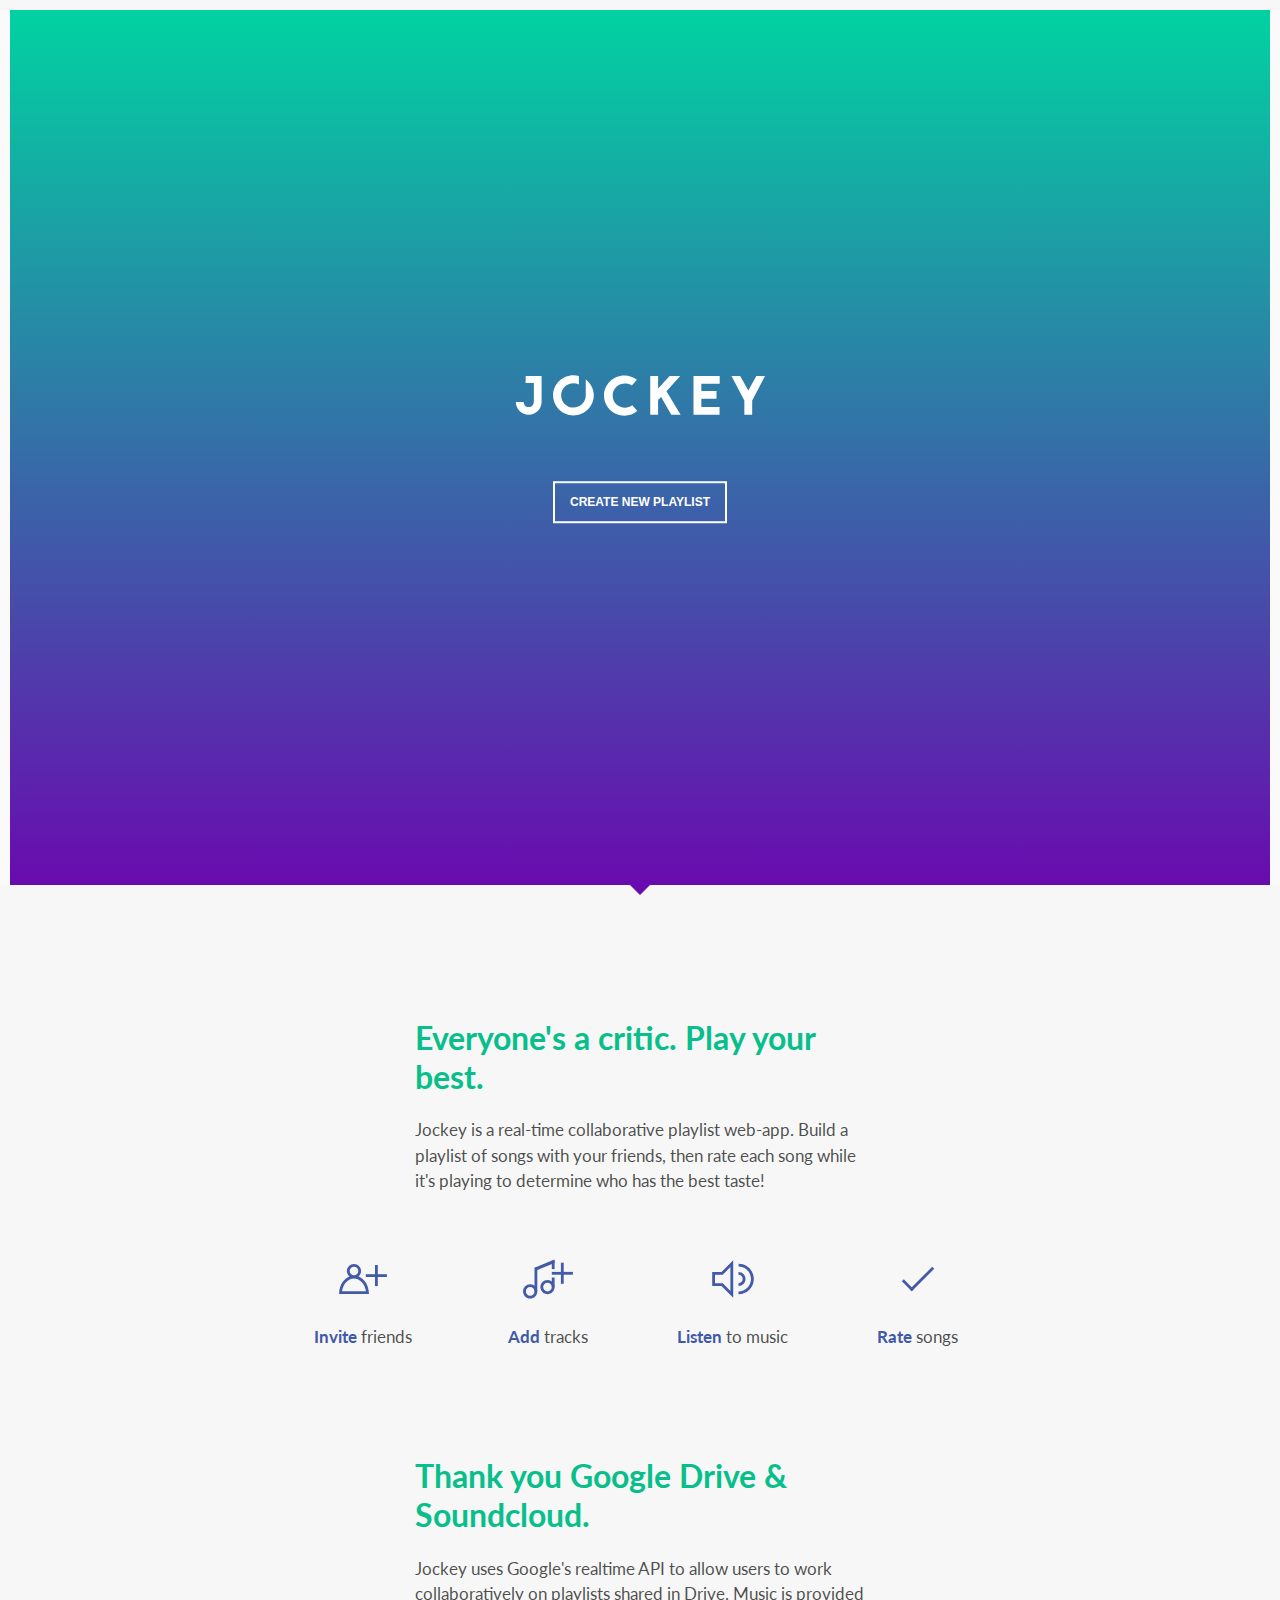
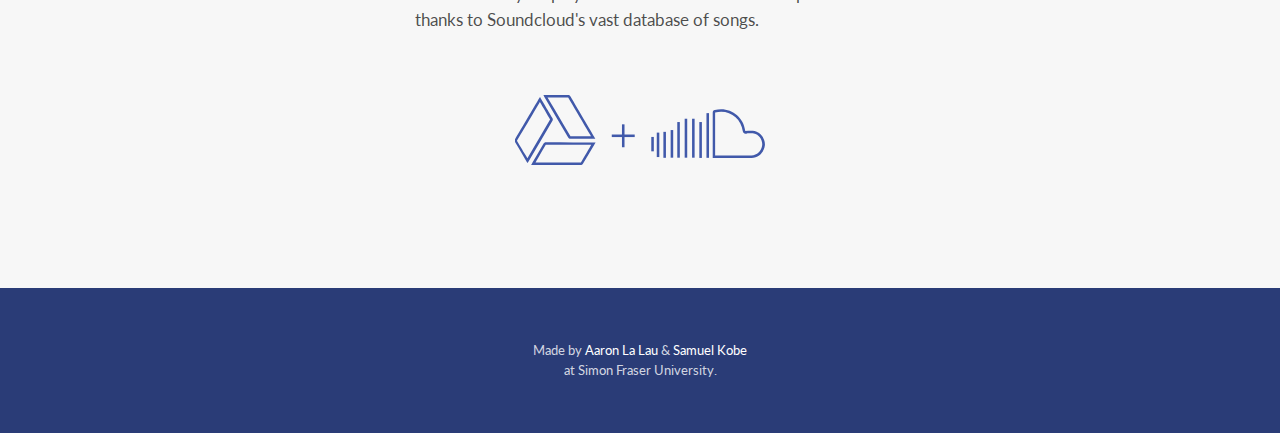
<file: index.html>
<!DOCTYPE html PUBLIC "-//W3C//DTD HTML 4.01//EN" "http://www.w3.org/TR/html4/strict.dtd">
<html>
<head>
	<title>Jockey</title>
	<meta http-equiv="X-UA-Compatible" content="IE=9">

	<!-- Load the RealTime libraries. -->
	<script type="text/javascript" src="https://apis.google.com/js/api.js"></script>


	<!-- Setting styles, js & other meta tags -->
	<link rel="stylesheet" href="css/home.css"/>
	<meta content="text/html;charset=utf-8" http-equiv="Content-Type">
	<meta content="utf-8" http-equiv="encoding">
	<meta name="theme-color" content="#06D6A0">
	<meta name="apple-mobile-web-app-capable" content="yes">
	<meta name="android-mobile-web-app-capable" content="yes">
	<meta name="viewport" content="width=device-width, initial-scale=1, maximum-scale=1, user-scalable=no">

	<link rel="icon" type="image/png" href="images/favicon/favicon-32x32.png" sizes="32x32" />
	<link rel="icon" type="image/png" href="images/favicon/favicon-16x16.png" sizes="16x16" />

	<link href='https://fonts.googleapis.com/css?family=Lato:400,700' rel='stylesheet' type='text/css'>
	<link href='https://fonts.googleapis.com/css?family=Montserrat:700' rel='stylesheet' type='text/css'>
</head>

<body>
	<div id="hero">
		<div class="left-padder"></div>
		<div class="right-padder"></div>
		<div class="top-padder"></div>
		<div class="bottom-angle-left"></div>
		<div class="bottom-angle-right"></div>
		<div class="hero-content">
			<img id="hero-logo" src="images/jockey-logo.svg" />
			<br>
			<a href="playlist.html"><button>Create new playlist</button></a>
		</div>
	</div>

	<section id="about">
		<div class="container">
			<div class="narrow-it-down">
				<h1>Everyone's a critic. Play your best.</h1>
				<p>Jockey is a real-time collaborative playlist web-app. Build a playlist of songs with your friends, then rate each song while it's playing to determine who has the best taste!</p>
			</div>

			<div class="quarter">
				<img src="images/invite.svg" alt="invite">
				<p><span>Invite</span> friends</p>
			</div>
			<div class="quarter">
				<img src="images/add-songs.svg" alt="add">
				<p><span>Add</span> tracks</p>
			</div>
			<div class="quarter">
				<img src="images/listen.svg" alt="listen">
				<p><span>Listen</span> to music</p>
			</div>
			<div class="quarter">
				<img src="images/rate.svg" alt="rate">
				<p><span>Rate</span> songs</p>
			</div>
			<div class="clearfix"></div>

			<div class="narrow-it-down">
				<h1>Thank you Google Drive &amp; Soundcloud.</h1>
				<p>Jockey uses Google's realtime API to allow users to work collaboratively on playlists shared in Drive. Music is provided thanks to Soundcloud's vast database of songs.</p>
			</div>
			<img src="images/drive-soundcloud.svg" alt="drive and soundcloud" id="drive-sc">
		</div>
	</section>
	<footer>
		<p>Made by <a href="http://www.lalau.ca" target="_blank">Aaron La Lau</a> &amp; <a href="http://www.samuelkobe.com/" target="_blank">Samuel Kobe</a><br>at Simon Fraser University.</p>
	</footer>
</body>
</html>
</file>
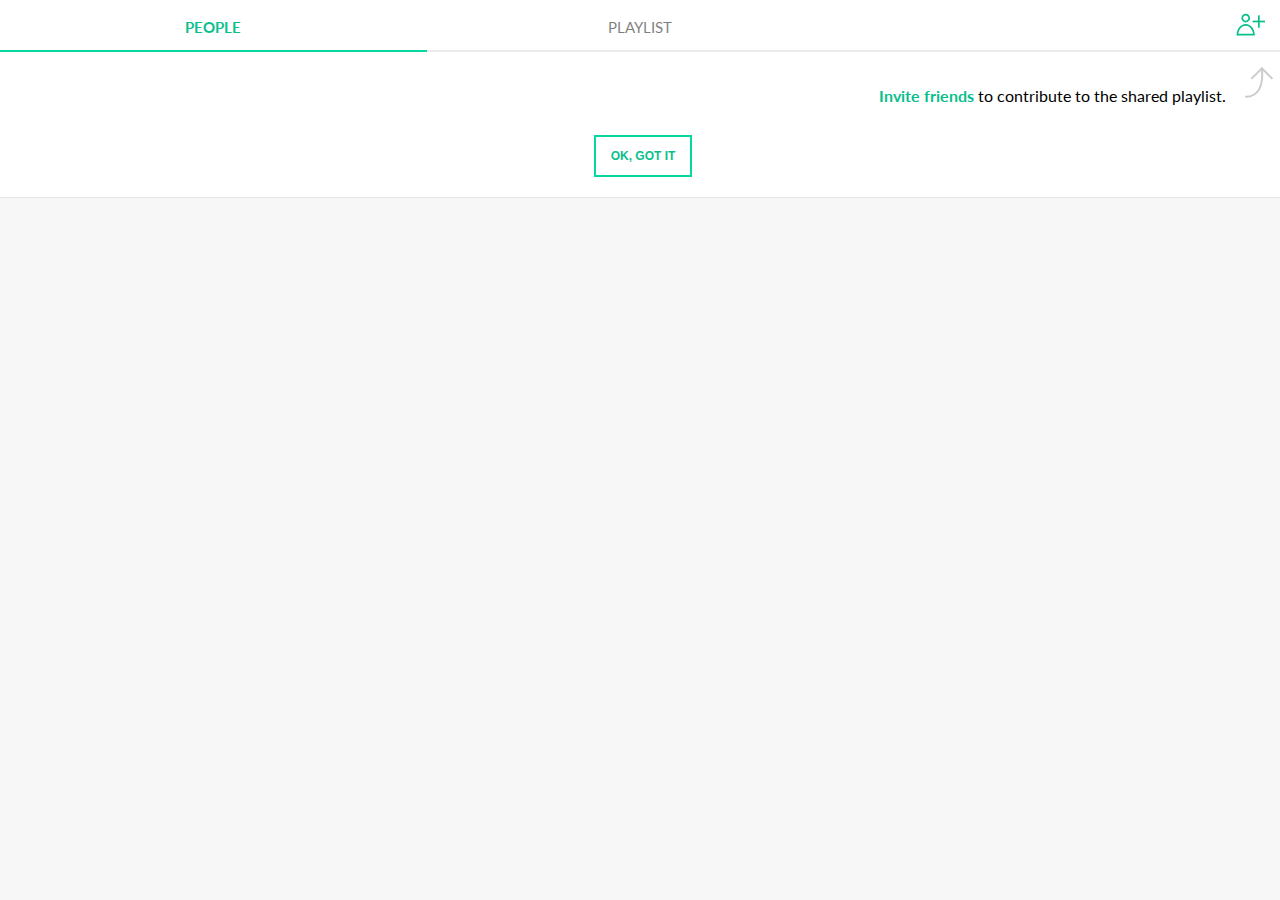
<file: playlist.html>
<!DOCTYPE html PUBLIC "-//W3C//DTD HTML 4.01//EN" "http://www.w3.org/TR/html4/strict.dtd">
<html>
<head>
	<title>Jockey</title>
	<meta http-equiv="X-UA-Compatible" content="IE=9">

	<!-- Load the RealTime libraries. -->
	<script type="text/javascript" src="https://apis.google.com/js/api.js"></script>


	<!-- Setting styles, js & other meta tags -->
	<link rel="stylesheet" href="css/style.css" />
	<meta content="text/html;charset=utf-8" http-equiv="Content-Type">
	<meta content="utf-8" http-equiv="encoding">
	<meta name="theme-color" content="#06D6A0">
	<meta name="apple-mobile-web-app-capable" content="yes">
	<meta name="android-mobile-web-app-capable" content="yes">
	<meta name="viewport" content="width=device-width, initial-scale=1, maximum-scale=1, user-scalable=no">

	<link rel="icon" type="image/png" href="images/favicon/favicon-32x32.png" sizes="32x32" />
	<link rel="icon" type="image/png" href="images/favicon/favicon-16x16.png" sizes="16x16" />

	<script type="text/javascript" src="https://code.jquery.com/jquery-1.8.3.min.js"></script>
	<script type="text/javascript" src="js/jquery-ui.js"></script>

  <!-- Load the utility library. -->
  <script type="text/javascript" src="js/realtime-client-utils.js"></script>

  <!-- Load our custom js/rt options for Jockey. -->
  <script type="text/javascript" src="js/jockey.js"></script>

	<script type="text/javascript" src="https://connect.soundcloud.com/sdk.js"></script>
  	<script type="text/javascript" src="js/modenizer.js"></script>
	<script type="text/javascript" src="js/soundcloud.player.api.js"></script>
	<script type="text/javascript" src="js/sc-player.js"></script>
	<script type="text/javascript" src='js/jquery-scrollable.js'></script>
	<script type="text/javascript" src='js/jquery.adaptive-backgrounds.js'></script>
	<script type="text/javascript" src='js/player.js'></script>  

	<script type="text/javascript" src='js/urlshortener.js'></script>  

	<link href='https://fonts.googleapis.com/css?family=Lato:400,700' rel='stylesheet' type='text/css'>
	<link href='https://fonts.googleapis.com/css?family=Montserrat:700' rel='stylesheet' type='text/css'>
</head>

<!-- Start RealTime when the body has loaded. -->
<body onLoad='startJockey()'>

		<div id="authScreen">
			<div class="auth-content">
				<img src="images/drive-logo.svg">
				<button id="authorizeButton" disabled class="button button-submit">Authorize for Google Drive</button>
				<br>
				<p>Jockey uses Google Drive to store shared playlists.<br>Don't worry, no personal data is collected or shared.</p>
			</div>
		</div>

		<nav class="people">
			<ul>
				<li id="djBtn" class="selected">PEOPLE</li>
				<li id="songsBtn">PLAYLIST</li>
			</ul>
			<div id="underline"></div>
			<div id="inviteBtn"></div>
			<div id="songSearch">
				<div id="addSongBtn"></div>
				<input type="text" name="query" id="search-field" class="unstyled" placeholder="Search for a track">
				<div id="clearSearchBtn"></div>
			</div>
		</nav>

		<div class="parent-container" id="main-parent">
			<div id="scroll-container" class="people">

				<div id="people-container" class="three-column">
					<div class="list-container">

						<div id="add-person-prompt" class="onboarding-prompt">
							<p><span>Invite friends</span> to contribute to the shared playlist.</p>
							<br>
							<button class="got-it-button" id="remove-invite-prompt">Ok, got it</button>
						</div>
						<div id="collaborators">
							<div id="collaborators-container">
							</div>
						</div>
					</div>
				</div>

				<div id="playlist-container" class="three-column">

					<div class="list-container">

						<div id="add-song-prompt" class="onboarding-prompt">
							<p><span>Add songs</span> to the shared playlist.</p>
							<br>
							<button class="got-it-button" id="remove-song-prompt">Ok, got it</button>
						</div>
												
						<ol id="playlist">
						</ol>
					</div>


					<div id="search-results-container" class="list-container">
						<ul id="search-results">
						</ul>
					</div>
				</div>
			</div> <!-- END scroll-container -->
		</div>  <!-- END parent-container -->

		<div id="player-container" class="minimized uninitialized">
			<div id="bg-overlay">
				<span></span>
			</div>
			
			<div id="minimize-icon">
				<span></span>
			</div>
      
			<div class="sc-player uninitialized"></div> 

			<div id="hip-box-hidden"></div>
			<div id="hip-box" class="stopped">
				<div class="score-lable top">Rating</div>
				<div class="score-lable bottom">/10</div>
			</div>

			<div class="number-container offscreen" id="numberContainer">
				<div id="draggable" class="offscreen">
					<ol id="numbers">
						<li value='empty' id="first-empty" class="number-spacer"></li>
						<li value='1' class="my-score"><span></span></li>           <!-- 1 -->
						<li value='2'><span></span></li>            <!-- 2 -->
						<li value='3'><span></span></li>            <!-- 3 -->
						<li value='4'><span></span></li>            <!-- 4 -->
						<li value='5' id="middle-number"><span></span></li>           <!-- 5 -->
						<li value='6'><span></span></li>            <!-- 6 -->
						<li value='7'><span></span></li>            <!-- 7 -->
						<li value='8'><span></span></li>            <!-- 8 -->
						<li value='9'><span></span></li>            <!-- 9 -->
						<li value='10'><span></span></li>           <!-- 10 -->
						<li value='empty' id="last-empty" class="number-spacer"></li>
					</ol>
				</div>
			</div>

			<button id="confirm-score">Confirm</button>
		</div>

		<div id="dimmer"></div>

		<div id="invite-modal">
			<div class="invite-header">
				<div id="close-icon"></div>
				<button id="shareButton" class="button button-share" onclick="showShareDialog()">Change Settings</button>
			</div>

			<h1 id="shareUrl"></h1>
			<ul id="share-methods">
				<li class="twitter">
					<a id="twitterLink" href="" target="_blank"></a>
				</li>
				<li class="facebook">
					<a id="facebookLink" target="_blank" href=""></a>
				</li>
				<li class="plus">
					<a id="gplusLink" target="_blank" href=""></a>
				</li>
			</ul>
			<p class="sub-caption">Share your url</p>
		</div>

	<script src='js/debiki-utterscroll.js'></script>
	<script src="https://apis.google.com/js/client.js"> </script>
	<script>
	window.twttr=(function(d,s,id){var js,fjs=d.getElementsByTagName(s)[0],t=window.twttr||{};if(d.getElementById(id))return t;js=d.createElement(s);js.id=id;js.src="https://platform.twitter.com/widgets.js";fjs.parentNode.insertBefore(js,fjs);t._e=[];t.ready=function(f){t._e.push(f);};return t;}(document,"script","twitter-wjs"));
	</script>
</body>
</html>
</file>
<file: css/home.css>
* {
  -webkit-box-sizing: border-box;
  -moz-box-sizing: border-box;
  box-sizing: border-box;
}

body {
  margin: 0;
  padding: 0;
  font-family: 'Lato', sans-serif;
  height: 100%;
  width: 100%;
  position: absolute;
  background: #f7f7f7;
}

#hero {
  background: #00d4a1;
  background: -moz-linear-gradient(top, #00d4a1 0%, #6a09af 100%);
  background: -webkit-gradient(linear, left top, left bottom, color-stop(0%,#00d4a1), color-stop(100%,#6a09af));
  background: -webkit-linear-gradient(top, #00d4a1 0%,#6a09af 100%);
  background: -o-linear-gradient(top, #00d4a1 0%,#6a09af 100%);
  background: -ms-linear-gradient(top, #00d4a1 0%,#6a09af 100%);
  background: linear-gradient(to bottom, #00d4a1 0%,#6a09af 100%);
  height: 100%;
  display: inline-block;
  height: 100%;
  height: calc(100% - 5px);
  width: 100%;
  position: relative;
}

.hero-content {
  display: inline-block;
  position: absolute;
  left: 50%;
  top: 50%;
  transform: translateX(-50%) translateY(-50%);
  color: #fff;
  max-width: 250px;
  text-align: center;
  width: 100%;
}

img#hero-logo {
  width: 100%;
  margin-bottom: 60px;
}

#hero a {
	text-decoration: none;
	color: #fff;
}

#hero button {
  font-size: 12px;
  background: rgba(0,0,0,0);
  outline: none !important;
  border-radius: 0;
  padding: 12px 15px;
  position: relative;
  display: block;
  text-transform: uppercase;
  font-weight: bold;
  cursor: pointer;
  clear: both;
  margin: 0px auto;
  border: 2px solid #fff;
  color: #fff;
}

.left-padder, .right-padder {
    width: 10px;
    height: 100%;
    position: absolute;
    background: rgb(250, 250, 250);
    z-index: 99;
}

.right-padder {
    right: 0;
}

.top-padder {
    width: 100%;
    height: 10px;
    position: absolute;
    z-index: 999;
    background: #f7f7f7;
}

.bottom-angle-left, .bottom-angle-right {
    font-size: 0px;
    line-height: 0%;
    width: 50%;
    border-bottom: 10px solid #f7f7f7;
    border-right: 10px solid rgba(0,0,0,0);
    position: absolute;
    z-index: 99999;
    bottom: 0;
    left: 0;
    z-index: 999999;
}

.bottom-angle-right {
    left: 50%;
    border-right: 0;
    border-left: 10px solid rgba(0,0,0,0);
}

.container {
  padding: 30px;
  margin: 0 auto;
  max-width: 800px;
}

h1 {
  color: #08bf8b;
}

p {
  font-size: 17px;
  line-height: 1.5;
  color: rgba(0,0,0,0.7);
}

p span {
  font-weight: bold;
  color: #4259a8;
}

.container.narrow {
  max-width: 525px;
}

.narrow-it-down {
  max-width: 450px;
  margin: 90px auto;
  margin-bottom: 60px;
}

.quarter {
  width: 25%;
  display: inline-block;
  float: left;
  text-align: center;
}

img#drive-sc {
  margin: 0px auto;
  display: block;
  width: 250px;
}

.clearfix {
  display: block;
  clear: both;
  margin: 0;
  padding: 0;
  opacity: 0;
  height: 0;
}

footer {
  padding: 40px 30px;
  text-align: center;
  background: #2A3C77;
  margin-top: 90px;
}

footer p {
  color: rgba(255,255,255,0.8);
  font-size: 13px;
  text-align: center;
}

footer a {
  text-decoration: none;
  color: #fff;
}
</file>
<file: css/style.css>
/*-------------------------------------------------------

    Fonts

-------------------------------------------------------*/

@font-face {
    font-family: 'Leitura';
    src: url('../fonts/Leitura Display Swashes-webfont.eot');
    src: url('../fonts/Leitura Display Swashes-webfont.eot?#iefix') format('embedded-opentype'),
         url('../fonts/Leitura Display Swashes-webfont.woff2') format('woff2'),
         url('../fonts/Leitura Display Swashes-webfont.woff') format('woff'),
         url('../fonts/Leitura Display Swashes-webfont.ttf') format('truetype'),
         url('../fonts/Leitura Display Swashes-webfont.svg#leitura_displayswashes') format('svg');
    font-weight: normal;
    font-style: normal;
}


/*-------------------------------------------------------

    Scrollbars

-------------------------------------------------------*/

  #draggable::-webkit-scrollbar {
      height: 0px;
      padding: 20px;
      background: rgba(0,0,0,0);
  }

  #draggable::-webkit-scrollbar-track {

  }

  #draggable::-webkit-scrollbar-thumb {
      background: rgba(0,0,0,0.01);
  }

  #draggable::-webkit-scrollbar-thumb:hover {
      background: #cb9ac7;
  }

  .list-container::-webkit-scrollbar {
      width: 5px;
      background: rgba(0,0,0,0);
  }

  .list-container::-webkit-scrollbar-thumb {
      background: #06D6A0;
  }

/*-------------------------------------------------------

    Structure

-------------------------------------------------------*/

p {
  font: 15px;
  font-weight: normal;
}

/*-------------------------------------------------------

    Structure

-------------------------------------------------------*/


.brand-color {
  background: #06D6A0;
}

img[src="null"] {
    display: none;
}

body {
  margin: 0;
  padding: 0;
  overflow: hidden;
  font-family: 'Lato', sans-serif;
}

.parent-container {
  position: absolute;
  left: 0;
  top: 0;
  width: 100%;
  height: 100%;
  overflow: hidden;
}

#scroll-container {
  position: absolute;
  width: 300%;
  height: 100%;
  left: 0;
  transition:         all 250ms ease;
  -webkit-transition: all 250ms ease;
  -moz-transition:    all 250ms ease;
}

#scroll-container.people {
  left: 0;
}

#scroll-container.songs {
  left: -100%;
}

#scroll-container.player {
  left: -200%;
}


.three-column {
  width: 33.333%;
  float: left;
  position: relative;
  height: 100%;
  box-sizing: border-box;
}

#people-container, #playlist-container {
  background: #f7f7f7;
}

.list-container {
  top: 0;
  height: 100%;
  overflow-x: hidden;
  overflow-y: scroll;
  margin-top: 50px;
  padding-bottom: 75px;
  height: calc(100% - 50px);
  box-sizing: border-box;
  width: calc(100% + 6px);
}

#search-results-container {
  position: absolute;
  top: 0;
  background: #fff;
  width: 100%;
  left: 100%;
  opacity: 0;
  -moz-transition:    all 250ms ease;
  -webkit-transition: all 250ms ease;
  transition:         all 250ms ease;
}

#search-results-container.visible {
  left: 0;
  opacity: 1;
}

  #search-results, #playlist {
    padding: 0;
    margin: 0;
  }

  #search-results li, .collaborator, #playlist li {
    list-style: none;
    padding: 15px;
    border-bottom: 1px solid rgba(0,0,0,0.1);
    position: relative;
    min-height: 45px;
    cursor: pointer;
  }

  #playlist li {
    cursor: default;
    pointer-events:none;
  }

  #playlist li.playing, #playlist li.finished {
    background: #fff;
  }

  #search-results li {
    background-image: url('../images/icons/add.svg');
    background-repeat: no-repeat;
    background-position: calc(100% - 10px) center;
    padding-right: 50px;
  }

  #search-results li.duplicate {
    pointer-events: none;
    background-color: #F0F0F0;
    background-image: url('../images/icons/previously-added.svg');
    background-repeat: no-repeat;
    background-position: calc(100% - 10px) center;
    padding-right: 50px;
  }

  #search-results li:active {
    background: #d9e7ff;
  }

  .collaborator img {
    border-radius: 50%;
    height: 50px;
    width: 50px;
  }

  #search-results li img, #playlist li img {
    width: 45px;
    height: 45px;
    float: left;
    background: #e8e8e8;
  }

  .track-info {
    margin-left: 60px;
  }

  .rating, .score {
    float: right;
    display: inline-block;
    font-size: 38px;
    text-align: left;
    opacity: 0.8;
    color: #333333;
    font-family: 'Leitura', serif;
    line-height: 1.7;
    overflow: visible;
    text-overflow: initial;
    width: 60px;
    text-align: center;
    letter-spacing: -2px;
    margin-right: -5px;
    display: none;
  }

  .score {
    display: inline-block;
    width: initial;
  }

  .score span, .rating span {
    font-family: sans-serif;
    font-size: 13px;
    letter-spacing: 0px;
    font-family: 'Lato', sans-serif;
  }

  #playlist li.finished .rating {
    display: inline-block;
  }

  #playlist li.playing .rating {
    display: inline-block;
    color: rgba(0,0,0,0);
    background: url('../images/icons/sound-on-playing.svg');
    background-repeat: no-repeat;
    background-position: 15px 8px;
  }

  #playlist .track-info {
    width: 10000%;
    display: inline-block;
    margin-left: 15px;
    max-width: calc(100% - 120px);
  }

    .track-info h1 {
      font-size: 14px;
      opacity: 0.5;
      margin: 4px 0;
      font-weight: normal;
    }

    .track-info h2, .collaborator h1 {
      font-size: 16px;
      margin: 0;
      white-space: nowrap;
      text-overflow: ellipsis;
      overflow: hidden;
      font-weight: normal;
    }

    .collaborator h1 {
      position: absolute;
      margin-left: 65px;
      margin: 15px 0px 15px 65px;
    }

    #search-results p, #playlist p {
      display: none;
    }

/*-------------------------------------------------------

    NAV

-------------------------------------------------------*/

nav {
  position: fixed;
  top: 0;
  z-index: 10;
  width: 100%;
  background: white;
  transition:     all 250ms ease;
  -webkit-transition: all 250ms ease;
  -moz-transition:  all 250ms ease;
}

  nav ul {
    padding: 0;
    margin: 0;
    height: 50px;
    border-bottom: 2px solid rgba(0,0,0,0.08);
  }

    nav ul li {
      width: 33.333%;
      display: inline-block;
      float: left;
      text-align: center;
      padding: 18px;
      padding-bottom: 10px;
      cursor: pointer;
      font-size: 15px;
      opacity: 0.5;
      box-sizing:         border-box;
      -webkit-box-sizing: border-box;
      -moz-box-sizing:    border-box;
      transition:         all 250ms ease;
      -webkit-transition: all 250ms ease;
      -moz-transition:    all 250ms ease;
    }

    nav.people ul li:first-child, nav.songs ul li:nth-child(2), nav.player ul li:nth-child(3){
      color: #0CBF8C;
      opacity: 1;
      font-weight: bold;
    }

nav.player {
  background: rgba(255,255,255,0);
  border: none;
}

nav.player ul {
  border-bottom: 2px solid rgba(0,0,0,0);
}

nav.player ul li {
  color: #fff !important;
}

#underline {
  width: 33.333%;
  height: 2px;
  background: #06D6A0;
  margin-top: -2px;
  position: absolute;
  transition:     all 250ms ease;
  -webkit-transition: all 250ms ease;
  -moz-transition:  all 250ms ease;
}

nav.people #underline {
  left: 0;
}

nav.songs #underline {
  left: 33.333%;
}

nav.player #underline {
  background: #fff;
  left: 66.666%;
  opacity: 0.2;
}

nav.songs #inviteBtn {
  display: none;
}

nav.people #songSearch {
  display: none;
}

#songSearch {
  position: absolute;
  top: 0;
  right: 0;
  height: 50px;
  width: 60px;
  background-color: #fff;
  transition:         all 250ms ease;
  -webkit-transition: all 250ms ease;
  -moz-transition:    all 250ms ease;
}

#songSearch.open {
  width: 100%;
  border-bottom: 2px solid #DFDFDF;
}

#addSongBtn {
  width: 60px;
  height: 50px;
  background: url('../images/icons/add-song.svg');
  background-position: center;
  display: inline-block;
  background-size: 30px;
  background-repeat: no-repeat;
  cursor: pointer;
  float: left;
}

#inviteBtn {
  width: 60px;
  height: 50px;
  background: url('../images/icons/invite.svg');
  background-position: center;
  display: inline-block;
  background-size: 30px;
  background-repeat: no-repeat;
  cursor: pointer;
  position: fixed;
  top: 0;
  right: 0;
  z-index: 2;
}

#songSearch.open #addSongBtn {
  background: url('../images/icons/back.svg');
  background-position: center;
  background-size: 30px;
  background-repeat: no-repeat;
}

#clearSearchBtn {
  width: 60px;
  height: 50px;
  background: url('../images/icons/clear-search.svg');
  background-position: center;
  background-size: 30px;
  background-repeat: no-repeat;
  cursor: pointer;
  position: fixed;
  pointer-events:none;
  right: 0;
  top: 0;
  opacity: 0;
  transition:         all 200ms ease;
  -webkit-transition: all 200ms ease;
  -moz-transition:    all 200ms ease;
}

#songSearch.open #clearSearchBtn{
  display: inline-block;
  opacity: 1;
  pointer-events:all;
}

input.unstyled, textarea.unstyled {
  padding: 0;
  margin: 0;
  border: none;
  outline: none;
  resize: none;
  border-radius: 0;
  -webkit-border-radius: 0;
  -moz-border-radius: 0;
  -moz-background-clip: padding;
  -webkit-background-clip: padding-box;
  background-clip: padding-box;
  border-radius: 0;
  -webkit-border-radius: 0;
  -moz-border-radius: 0;
  -moz-background-clip: padding;
  -webkit-background-clip: padding-box;
  background-clip: padding-box;
  border-radius: 0;
  -webkit-border-radius: 0;
  -moz-border-radius: 0;
  -moz-background-clip: padding;
  -webkit-background-clip: padding-box;
  background-clip: padding-box;
  -webkit-box-sizing: content-box;
  -moz-box-sizing: content-box;
  -o-box-sizing: content-box;
  box-sizing: content-box;
  -webkit-box-sizing: content-box;
  -moz-box-sizing: content-box;
  -o-box-sizing: content-box;
  box-sizing: content-box;
  -webkit-box-sizing: content-box;
  -moz-box-sizing: content-box;
  -o-box-sizing: content-box;
  box-sizing: content-box;
  box-shadow: none;
  -webkit-box-shadow: none;
  -moz-box-shadow: none;
  -o-box-shadow: none;
  box-shadow: none;
  -webkit-box-shadow: none;
  -moz-box-shadow: none;
  -o-box-shadow: none;
  box-shadow: none;
  -webkit-box-shadow: none;
  -moz-box-shadow: none;
  -o-box-shadow: none;
  background: rgba(0,0,0,0);
  color: black;
}

input#search-field {
  height: 46px;
  width: 80%;
  width: calc(100% - 75px);
  border-bottom: 2px solid #06D6A0;
  outline: 0;
  font-size: 15px;
  margin-top: 4px;
  display: inline-block;
  left: 0;
  float: left;
}

/*-------------------------------------------------------

    PLAYER

-------------------------------------------------------*/

#player-container {
  position: fixed;
  height: 100%;
  width: 100%;
  background: #fff;
  top: 0;
  left: 0;
  z-index: 20;
  transition: all 500ms ease;
  -webkit-transition: all 500ms ease;
  -moz-transition: all 500ms ease;
}

#player-container.uninitialized {
  top: 105% !important;
}

#player-container.minimized {
  top: calc(100% - 60px);
  cursor: pointer;
}

#bg-overlay {
  position: absolute;
  height: 100%;
  width: 100%;
  background: #333;
  pointer-events:none;
  background-color: rgba(0,0,0,0.2);
/*  background-image: url('../images/absurdity.png');*/
}

#player-container.minimized #bg-overlay {
  pointer-events: all;
}

.top-stripe {
  position: fixed;
  top: 0;
  left: 0;
  width: 100%;
  height: 3px;
  z-index: 10;
}

.sc-info {
  text-align: center;
  position: absolute;
  top: 20px;
  left: 50%;
  width: 100%;
  width: calc(100% - 120px);
  transform: translateX(-50%);
  -webkit-transform: translateX(-50%);
  -moz-transform: translateX(-50%);
  height: 50px;
  overflow: hidden;
  pointer-events: none;
  color: white;
  transition:           top 500ms ease;
  -webkit-transition:   top 500ms ease;
  -moz-transition:      top 500ms ease;
}

#player-container.minimized .sc-info {
  top: 0px;
}

  .sc-info a {
    text-decoration: none;
    color: white;
  }

  .sc-info h4 {
    font-size: 12px;
    opacity: 0.7;
    position: absolute;
    top: 0;
    margin: 0;
    width: 100%;
    color: rgba(0,0,0,0);
    margin-left: -10px;
    font-weight: normal;
    white-space: nowrap;
    overflow: hidden;
    text-overflow: ellipsis;
    transition:           top 200ms ease;
    -webkit-transition:   top 200ms ease;
    -moz-transition:      top 200ms ease;
  }

  #player-container.minimized .sc-info h4 {
    margin-top: -40px;
  }

  .sc-info h3 {
    position: absolute;
    top: 20px;
    margin: 0;
    width: 100%;
    font-size: 18px;
    font-weight: 300;
    white-space: nowrap;
    overflow: hidden;
    text-overflow: ellipsis;
  }

  .sc-info p {
    display: none;
  }

  .sc-info-close {
    display: none;
  }

ol.sc-artwork-list {
  padding: 0;
  margin: 0;
}

ol.sc-trackslist {
  display: none;
}

ol.sc-artwork-list li {
  list-style: none;
  display: none;
}

ol.sc-artwork-list li.active {
  display: inline-block;
}


a.sc-info-toggle {
  display: none;
}

.sc-scrubber {
  position: fixed;
  width: 100%;
  bottom: 0;
  height: 5px;
  left: 0;
}

#player-container.minimized .sc-scrubber {
  height: 2px;
}

#player-container.minimized .sc-time-indicators {
  display: none;
}

.sc-time-span {
  height: 100%;
}

.sc-waveform-container {
  height: 100%;
}

.saturate {-webkit-filter: saturate(3);}
.grayscale {-webkit-filter: grayscale(100%);}
.contrast {-webkit-filter: contrast(160%);}
.brightness {-webkit-filter: brightness(0.25);}
.blur {-webkit-filter: blur(3px);}
.invert {-webkit-filter: invert(100%);}
.sepia {-webkit-filter: sepia(100%);}
.huerotate {-webkit-filter: hue-rotate(180deg);}
.rss.opacity {-webkit-filter: opacity(50%);}

.sc-played, .sc-buffer {
  height: 100%;
  top: 0;
  position: absolute;
}

.sc-played {
  background: #06D6A0;
  opacity: 0.8;
}

.sc-buffer {
  background: rgba(0,0,0,0.2);
}

.sc-waveform-container {
  opacity: 0;
}

span.sc-position {
  position: absolute;
  left: 30px;
  bottom: 30px;
}

span.sc-duration {
  position: absolute;
  bottom: 30px;
  right: 30px;
}

/*
.sc-player.uninitialized {
  background: #00d4a1;
  background: -moz-linear-gradient(top, #00d4a1 0%, #6a09af 100%);
  background: -webkit-gradient(linear, left top, left bottom, color-stop(0%,#00d4a1), color-stop(100%,#6a09af));
  background: -webkit-linear-gradient(top, #00d4a1 0%,#6a09af 100%);
  background: -o-linear-gradient(top, #00d4a1 0%,#6a09af 100%);
  background: -ms-linear-gradient(top, #00d4a1 0%,#6a09af 100%);
  background: linear-gradient(to bottom, #00d4a1 0%,#6a09af 100%);
  height: 100%;
}
*/


.sc-player li.active {
  position: absolute;
  height: 50%;
  height: calc(100% - 280px);
  left: 0;
  width: 100%;
  box-sizing: border-box;
  margin-top: 150px;
  margin-bottom: 150px;
  text-align: center;
}

/*
.sc-player li:before {
    content: ' ';
    display: inline-block;
    vertical-align: middle;
    height: 100%;
}
*/

.sc-player li.active div {
  height: 100%;
}

.sc-player li.active img {
  display: inline-block;
  vertical-align: middle;
  max-height: 100%;
  max-width: 100%;
  box-shadow: 0 6px 10px 0 rgba(0, 0, 0, 0.3);
  transition: all 500ms ease;
  -webkit-transition: all 500ms ease;
  -moz-transition: all 500ms ease;
  position: absolute;
  left: 0;
  width: calc(100% - 40px);
  height: auto;
  transform: translateY(-50%) translateX(-50%);
  -webkit-transform: translateY(-50%) translateX(-50%);
  -moz-transform: translateY(-50%) translateX(-50%);
  top: 50%;
  left: 50%;
}

  .sc-player li.active img.bgwidth { 
    width: 100%;
    height: auto; 
    width: calc(100% - 40px);
  }

  .sc-player li.active img.bgheight { 
    height: 100%; 
    width: auto;
  }

#hip-box, #hip-box-hidden {
  position: absolute;
  top: 0;
  max-width: 200px;
  min-width: 112px;
  width: 40%;
  height: 80%;
  margin-top: 100px;
  margin-bottom: 120px;
  height: calc(100% - 180px);
  left: 50%;
  transform:      translateX(-50%) translateY(-0%);
  -webkit-transform:  translateX(-50%) translateY(-0%);
  -moz-transform:   translateX(-50%) translateY(-0%);
  border: 2px solid rgba(255,255,255,0.6);
  text-align: center;
  z-index: 1;
  pointer-events: none;
  transition:           all 500ms ease;
  -webkit-transition:   all 500ms ease;
  -moz-transition:      all 500ms ease;
  overflow: hidden;
  background: url('../images/icons/play.svg');
  background-size: 0px;
  background-position: center;
  background-repeat: no-repeat;
  font-family: 'Montserrat', sans-serif;
}

#hip-box-hidden {
  opacity: 0;
}

#hip-box.stopped {
  /*border-radius: 50%;*/
  top: 50%;
  transform: translateY(-50%) translateX(-50%);
  -webkit-transform: translateY(-50%) translateX(-50%);
  -moz-transform: translateY(-50%) translateX(-50%);
  height: 150px;
  width: 150px;
  margin: 0;
  border: 2px solid rgba(255,255,255,1);
  pointer-events: all;
  z-index: 9999999;
  background: url('../images/icons/play-big.svg');
  background-size: 80px;
  background-position: center;
  background-repeat: no-repeat;
  cursor: pointer;
}

.score-lable {
  display: inline-block;
  width: 100%;
  height: 50px;
  position: absolute;
  left: 0;
  color: #fff;
  text-transform: uppercase;
  transition:           all 500ms ease;
  -webkit-transition:   all 500ms ease;
  -moz-transition:      all 500ms ease;
}

.score-lable.bottom {
  padding: 12px;
  box-sizing: border-box;
  -webkit-box-sizing: border-box;
  -moz-box-sizing: border-box;
  letter-spacing: 5px;
  font-size: 18px;
  bottom: 0;
}

.score-lable.top {
  top: 0;
  padding: 15px;
  box-sizing: border-box;
  -webkit-box-sizing: border-box;
  -moz-box-sizing: border-box;
  font-size: 12px;
  letter-spacing: 5px;
}

#hip-box.stopped .score-lable.top {
  margin-top: -60px;
}

#hip-box.stopped .score-lable.bottom {
  margin-bottom: -60px;
}

.sc-controls {
  position: absolute;
  top: 0px;
  right: 0;
  margin: 25px;
  height: 30px;
  width: 30px;
  transition:           all 500ms ease;
  -webkit-transition:   all 500ms ease;
  -moz-transition:      all 500ms ease;
}

.sc-controls a.sc-play {
  display: inline-block;
  height: 30px;
  width: 30px;
  background: white;
  background: url('../images/icons/play.svg');
  background-size: 25px;
  background-position: center;
  color: rgba(0,0,0,0);
  background-repeat: no-repeat;
}

#player-container.minimized .sc-controls {
  margin: 15px;
}

.sc-player.playing .sc-controls a.sc-play {
  background: url('../images/icons/pause.svg');
  background-size: 25px;
  background-position: center;
  background-repeat: no-repeat;
}

.sc-controls a.sc-pause {
  display: none;
}

.sc-time-indicators {
  color: #fff;
  opacity: 0.6;
  font-size: 13px;
  letter-spacing: 1px;
}

.scroll-hack {
  height: 120%;
  display: inline-block;
  position: absolute;
  width: 100%;
  pointer-events: none;
  opacity: 0;
}

.number-container {
  margin-top: 150px;
  margin-bottom: 150px;
  height: calc(100% - 280px);
  position: absolute;
  overflow: hidden;
  width: 100%;
  left: 0;
  -moz-transition:  left 500ms cubic-bezier(.4,0,.2,1);
  -webkit-transition: left 500ms cubic-bezier(.4,0,.2,1);
  transition:     left 500ms cubic-bezier(.4,0,.2,1);
}

.number-container.offscreen {
  left: 100%;
}

#draggable {
  height: 100%;
  box-sizing: border-box;
  cursor: grab;
    cursor: -webkit-grab;
    display: inline-block;
    overflow-x: auto;
    overflow-y: hidden;
    width: 100%;
}

#draggable:active {
  cursor: grabbing;
    cursor: -webkit-grabbing;
}

.number-container ol {
  padding: 0;
  margin: 0;
  height: 100%;
  white-space: nowrap;
    /*display: inline-block;*/
  transition:           all 250ms ease;
  -webkit-transition:   all 250ms ease;
  -moz-transition:      all 250ms ease;
}

.number-container li {
  list-style: none;
  display: inline-block;
  height: 100%;
  max-width: 200px;
  min-width: 112px;
  width: 40%;
  padding: 0 15px;
  opacity: 0.4;
}

.number-container li.my-score {
  opacity: 1;
}

#numbers li span {
  height: 100%;
  width: 100%;
  display: inline-block;
  transform: scale(0.7);
  -webkit-transform: scale(0.7);
  -moz-transform: scale(0.7);
  transition:           all 150ms ease;
  -webkit-transition:   all 150ms ease;
  -moz-transition:      all 150ms ease;
}

#numbers.active li span {
  transform: scale(0.8);
  -webkit-transform: scale(0.8);
  -moz-transform: scale(0.8);
  transition:           all 250ms ease;
  -webkit-transition:   all 250ms ease;
  -moz-transition:      all 250ms ease;
}

#numbers li.my-score span {
  transform: scale(0.8);
  -webkit-transform: scale(0.8);
  -moz-transform: scale(0.8);
}

#numbers.active li.my-score span {
  transform: scale(1);
  -webkit-transform: scale(1);
  -moz-transform: scale(1);
}

.number-container li:nth-child(2) span { background: url('../images/numbers/1.png'); }
.number-container li:nth-child(3) span { background: url('../images/numbers/2.png'); }
.number-container li:nth-child(4) span { background: url('../images/numbers/3.png'); }
.number-container li:nth-child(5) span { background: url('../images/numbers/4.png'); }
.number-container li:nth-child(6) span { background: url('../images/numbers/5.png'); }
.number-container li:nth-child(7) span { background: url('../images/numbers/6.png'); }
.number-container li:nth-child(8) span { background: url('../images/numbers/7.png'); }
.number-container li:nth-child(9) span { background: url('../images/numbers/8.png'); }
.number-container li:nth-child(10) span { background: url('../images/numbers/9.png'); }
.number-container li:nth-child(11) span { background: url('../images/numbers/10.png'); }

.number-container li:nth-child(2) span, .number-container li:nth-child(3) span, 
.number-container li:nth-child(4) span, .number-container li:nth-child(5) span,  
.number-container li:nth-child(6) span, .number-container li:nth-child(7) span, 
.number-container li:nth-child(8) span, .number-container li:nth-child(9) span, 
.number-container li:nth-child(10) span, .number-container li:nth-child(11) span {
  background-size: contain;
  background-position: center;
  background-repeat: no-repeat;
}


.number-container li:first-child, .number-container li:last-child {
  display: inline-block;
  opacity: 0;
  margin: 0;
  padding: 0;
  height: 100%;
  width: 100%;
  min-width: 0px;
  max-width: 200%;
  clear: both;
  transition:           all 800ms ease;
  -webkit-transition:   all 800ms ease;
  -moz-transition:      all 800ms ease;
}

#sound-icon, #minimize-icon {
  position: absolute;
  height: 30px;
  width: 30px;
  padding: 25px;
  cursor: pointer;
  transition:           all 500ms ease;
  -webkit-transition:   all 500ms ease;
  -moz-transition:      all 500ms ease;
}

#player-container.minimized #minimize-icon {
  padding: 15px;
}

#minimize-icon {
  left: 0;
  top: 0;
}

#minimize-icon span {
  background: url('../images/icons/minimize.svg');
  background-position: center;
  width: 100%;
  height: 100%;
  display: inline-block;
  background-size: 25px;
  background-repeat: no-repeat;
  transform: rotate(0deg);
  -webkit-transform: rotate(0deg);
  -moz-transform: rotate(0deg);
  transition:           all 250ms ease;
  -webkit-transition:   all 250ms ease;
  -moz-transition:      all 250ms ease;
}

#player-container.minimized #minimize-icon span {
  transform: rotate(-180deg);
  -webkit-transform: rotate(-180deg);
  -moz-transform: rotate(-180deg);
}

#sound-icon span {
  background: url('../images/icons/sound-on.svg');
  background-position: center;
  width: 100%;
  height: 100%;
  display: inline-block;
  background-size: 25px;
  background-repeat: no-repeat;
}


#close-icon {
  width: 43px;
  height: 43px;
  background: url('../images/icons/close.svg');
  background-position: center;
  display: inline-block;
  background-repeat: no-repeat;
  float: left;
  cursor: pointer;
}

/*===== Buttons =====*/


button#shareButton, .got-it-button, .button-submit {
  font-size: 12px;
  background: rgba(0,0,0,0);
  outline: none !important;
  border-radius: 0;
  padding: 12px 15px;
  position: relative;
  display: block;
  text-transform: uppercase;
  font-weight: bold;
  cursor: pointer;
  clear: both;
  margin: 0px auto;
  border: 2px solid #06d6a0;
  color: #08bf8b;
}

.button-submit {
  color: #fff;
  border: 2px solid white;
}

button#shareButton {
  background-repeat: no-repeat;
  background-position: 10px center;
  margin: 0;
  float: right;
  clear: none;
}

p.sub-caption {
  text-align: center;
  font-size: 12px;
  color: rgba(0,0,0,0.3);
}

#collaborators-container, .narrow-container {
  /*max-width: 650px;*/
  margin: 0 auto;
}

button#confirm-score {
  background: #fff;
  outline: 0;
  border: 0;
  z-index: 123;
  position: absolute;
  bottom: 0px;
  font-size: 15px;
  text-transform: uppercase;
  color: #06d6a0;
  height: 50px;
  font-weight: 600;
  box-shadow: 0px -2px 4px rgba(0,0,0,0.3);
  cursor: pointer;
  left: 50%;
  width: 0px;
  left: 50%;
  padding: 0;
  pointer-events:none;
  box-sizing:         border-box;
  -moz-box-sizing:    border-box;
  -webkit-box-sizing: border-box;
  transform:          translateX(-50%);
  -webkit-transform:  translateX(-50%);
  -moz-transform:     translateX(-50%);
  transition:         all 150ms ease;
  -webkit-transition: all 150ms ease;
  -moz-transition:    all 150ms ease;
  border-radius: 50%;
  opacity: 0;
}

button#confirm-score.visible {
  bottom: 0;
  width: 100%;
  pointer-events:all;
  border-radius: 0;
  opacity: 1;
  transition:         all 250ms ease;
  -webkit-transition: all 250ms ease;
  -moz-transition:    all 250ms ease;
}

.onboarding-prompt {
  background: white;
  border-bottom: 1px solid rgba(0,0,0,0.1);
  width: 100%;
  margin: 0;
  padding: 20px;
  box-sizing: border-box;
  margin: 0 auto;
  background-image: url('../images/icons/point.svg');
  background-repeat: no-repeat;
  background-position: calc(100% - 10px) 15px;
  display: none;
}

.onboarding-prompt.visible {
  display: inline-block;
}

.onboarding-prompt p {
  float: right;
  margin-right: 40px;
  margin-bottom: 30px;
}

.onboarding-prompt p span {
  font-weight: bold;
  color: #08bf8b;
}


/*-------------------------------------------------------

    Invite

-------------------------------------------------------*/

#dimmer, #authScreen {
  position: fixed;
  z-index: 25;
  background: #fff;
  background: #00d4a1;
  background: -moz-linear-gradient(top, #00d4a1 0%, #6a09af 100%);
  background: -webkit-gradient(linear, left top, left bottom, color-stop(0%,#00d4a1), color-stop(100%,#6a09af));
  background: -webkit-linear-gradient(top, #00d4a1 0%,#6a09af 100%);
  background: -o-linear-gradient(top, #00d4a1 0%,#6a09af 100%);
  background: -ms-linear-gradient(top, #00d4a1 0%,#6a09af 100%);
  background: linear-gradient(to bottom, #00d4a1 0%,#6a09af 100%);
  opacity: 0;
  pointer-events: none;
  height: 100%;
  width: 100%;
  transition:         opacity 350ms ease;
  -webkit-transition: opacity 350ms ease;
  -moz-transition:    opacity 350ms ease;
}

#authScreen.visible {
  opacity: 1;
  z-index: 50;
  pointer-events:all;
}

.auth-content {
  position: absolute;
  top: 45%;
  left: 50%;
  width: 100%;
  max-width: 350px;
  text-align: center;
  transform:          translateX(-50%) translateY(-50%);
  -webkit-transform:  translateX(-50%) translateY(-50%);
  -moz-transform:     translateX(-50%) translateY(-50%);
}

.auth-content img {
  margin: 30px;
}

.auth-content p {
  font-size: 12px;
  color: #fff;
  opacity: 0.5;
}

#dimmer.visible {
  opacity: 0.9;
  pointer-events:all;
}

#invite-modal {
  position: fixed;
  z-index: 30;
  background: #f7f7f7;
  box-shadow: 0 6px 10px 0 rgba(0, 0, 0, 0.3);
  width: 90%;
  max-width: 500px;
  left: 90%;
  left: calc(100% - 50px);
  top: 50px;
  padding: 15px;
  border-radius: 3px;
  text-align: center;
  transform: translateX(-50%) translateY(-50%) scale(0);
  -webkit-transform: translateX(-50%) translateY(-50%) scale(0);
  -moz-transform: translateX(-50%) translateY(-50%) scale(0);
  box-sizing: border-box;
  transition: all 350ms ease;
  -webkit-transition: all 350ms ease;
  -moz-transition: all 350ms ease;
}

h1#shareUrl {
  text-align: center;
  font-weight: normal;
  margin: 0;
  margin-top: 30px;
}

#invite-modal.visible {
  top: 50%;
  left: 50%;
  transform: translateX(-50%) translateY(-50%) scale(1);
  -webkit-transform: translateX(-50%) translateY(-50%) scale(1);
  -moz-transform: translateX(-50%) translateY(-50%) scale(1);
}

.invite-header {
  height: 50px;
}

ul#share-methods {
  padding: 0;
}

ul#share-methods li {
  list-style: none;
  display: inline-block;
  width: 45px;
  height: 45px;
  margin: 10px;
  position: relative;
}

ul#share-methods li a {
  width: 100%;
  height: 100%;
  display: inline-block;
  position: absolute;
  left: 0;
  top: 0;
}

#share-methods li.twitter {
  background: url('../images/icons/twitter.svg');
  background-position: center;
  display: inline-block;
  background-repeat: no-repeat;
}

#share-methods li.facebook {
  background: url('../images/icons/facebook.svg');
  background-position: center;
  display: inline-block;
  background-repeat: no-repeat;
}

#share-methods li.plus {
  background: url('../images/icons/plus.svg');
  background-position: center;
  display: inline-block;
  background-repeat: no-repeat;
}
</file>
